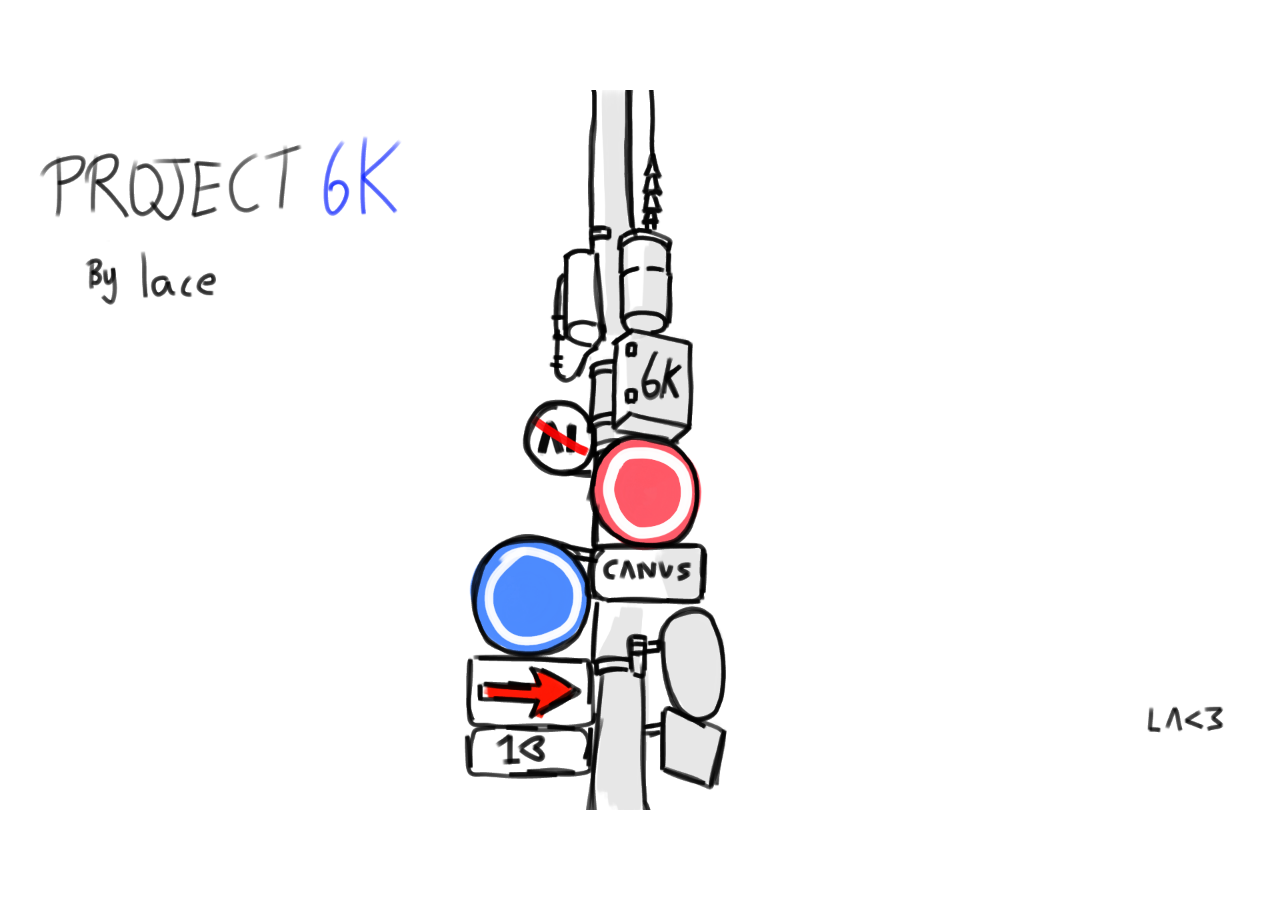
<file: index.html>
<!DOCTYPE html>
<html lang="en">
<head>
    <meta charset="UTF-8">
    <meta name="viewport" content="width=device-width, initial-scale=1.0">
    <title>Project 6K</title>
    <style>
        body, html {
            margin: 0;
            padding: 0;
            width: 100%;
            height: 100%;
            background-color: #ffffff; /* Match the original design's background, or black if preferred. Let's use white. */
            display: flex;
            justify-content: center;
            align-items: center;
            overflow: hidden;
            font-family: 'Inter', sans-serif;
        }
        .image-container {
            position: relative;
            max-width: 100vw;
            max-height: 100vh;
            /* 1920 / 1080 = 1.7778 */
            aspect-ratio: 1920 / 1080;
        }
        .image-container img {
            width: 100%;
            height: 100%;
            object-fit: contain;
            display: block;
        }
        .clickable-area {
            position: absolute;
            cursor: pointer;
            z-index: 10;
            /* Uncomment to debug positions */
            /* border: 1px solid rgba(255,0,0,0.5); */
        }
        
        /* Red coloured sign -> canvas */
        #canvas-link {
            left: 46.3%;
            top: 48.7%;
            width: 7.7%;
            height: 13.7%;
        }
        
        /* Blue coloured sign -> collection */
        #collection-link {
            left: 37.0%;
            top: 61.7%;
            width: 8.5%;
            height: 15.1%;
        }
        
        /* Box with 6k -> about */
        #about-link {
            left: 46.7%;
            top: 32.9%;
            width: 6.9%;
            height: 15.1%;
        }
        
        /* AI 'x' sign */
        #ai-sign {
            left: 40.9%;
            top: 42.5%;
            width: 5.4%;
            height: 9.6%;
        }

        /* Tooltips for all clickable areas */
        .clickable-area .tooltip-text {
            visibility: hidden;
            background-color: #222;
            color: #fff;
            text-align: center;
            padding: 6px 12px;
            border-radius: 6px;
            position: absolute;
            bottom: 110%;
            left: 50%;
            transform: translateX(-50%);
            white-space: nowrap;
            font-size: 14px;
            font-weight: 500;
            opacity: 0;
            transition: opacity 0.2s, visibility 0.2s;
            pointer-events: none;
            box-shadow: 0 4px 6px rgba(0,0,0,0.1);
        }
        /* Small arrow for tooltip */
        .clickable-area .tooltip-text::after {
            content: "";
            position: absolute;
            top: 100%;
            left: 50%;
            margin-left: -5px;
            border-width: 5px;
            border-style: solid;
            border-color: #222 transparent transparent transparent;
        }
        
        .clickable-area:hover .tooltip-text {
            visibility: visible;
            opacity: 1;
        }
        
        /* Hide h1 visually but keep for screen readers */
        .sr-only {
            position: absolute;
            width: 1px;
            height: 1px;
            padding: 0;
            margin: -1px;
            overflow: hidden;
            clip: rect(0, 0, 0, 0);
            white-space: nowrap;
            border-width: 0;
        }

        /* Mobile View - Zoom in on the pole */
        @media (max-width: 768px) {
            .image-container {
                height: 100vh;
                width: calc(100vh * (1920 / 1080));
                max-width: none;
                max-height: none;
                position: absolute;
                left: 50%;
                /* The pole is horizontally around 42%, so we shift the container to center it */
                transform: translateX(-42%);
            }
            .clickable-area .tooltip-text {
                display: none !important; /* No tooltips on mobile */
            }
        }
    </style>
</head>
<body>
    <h1 class="sr-only">Project 6K</h1>
    
    <div class="image-container">
        <!-- Main UI Image -->
        <img src="Untitled104.png" alt="Project 6K Interactive Navigation">
        
        <!-- Canvas Link (Red sign) -->
        <a href="canvas.html" id="canvas-link" class="clickable-area" aria-label="Go to Canvas">
            <span class="tooltip-text">canvas</span>
        </a>
        
        <!-- Collection Link (Blue sign) -->
        <a href="collection.html" id="collection-link" class="clickable-area" aria-label="Go to Collection">
            <span class="tooltip-text">collection</span>
        </a>
        
        <!-- About Link (6K Box) -->
        <!-- Note: about.html might not exist yet based on previous ls, but creating the link per user request -->
        <a href="about.html" id="about-link" class="clickable-area" aria-label="About Project 6K">
            <span class="tooltip-text">about</span>
        </a>
        
        <!-- AI Sign Tooltip -->
        <div id="ai-sign" class="clickable-area" aria-label="No AI Used">
            <span class="tooltip-text">no ai used</span>
        </div>
    </div>
</body>
</html>
</file>
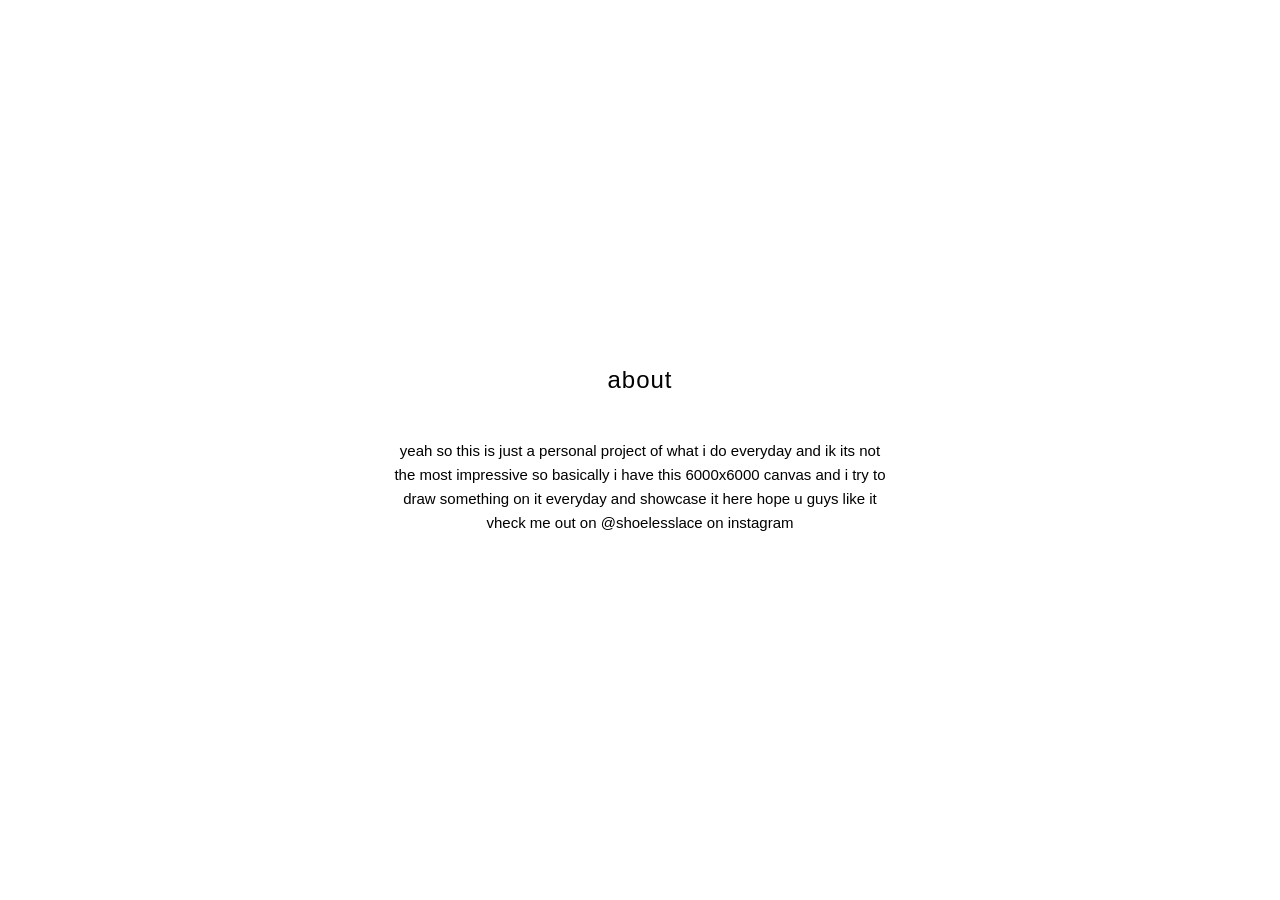
<file: about.html>
<!DOCTYPE html>
<html lang="en">
<head>
    <meta charset="UTF-8">
    <meta name="viewport" content="width=device-width, initial-scale=1.0">
    <title>About - Project 6K</title>
    <style>
        body, html {
            margin: 0;
            padding: 0;
            width: 100%;
            height: 100%;
            background-color: #ffffff;
            display: flex;
            flex-direction: column;
            justify-content: center;
            align-items: center;
            font-family: Arial, Helvetica, sans-serif; /* basic, non-posh minimal font */
            color: #000000;
        }
        h1 {
            font-weight: normal;
            font-size: 24px;
            letter-spacing: 1px;
            text-transform: lowercase;
            margin-bottom: 30px;
        }
        p {
            max-width: 500px;
            text-align: center;
            line-height: 1.6;
            font-size: 15px;
            padding: 0 20px; /* padding for mobile screens */
        }
    </style>
</head>
<body>
    <h1>about</h1>
    <p>yeah so this is just a personal project of what i do everyday and ik its not the most impressive so basically i have this 6000x6000 canvas and i try to draw something on it everyday and showcase it here hope u guys like it vheck me out on @shoelesslace on instagram</p>
</body>
</html>
</file>
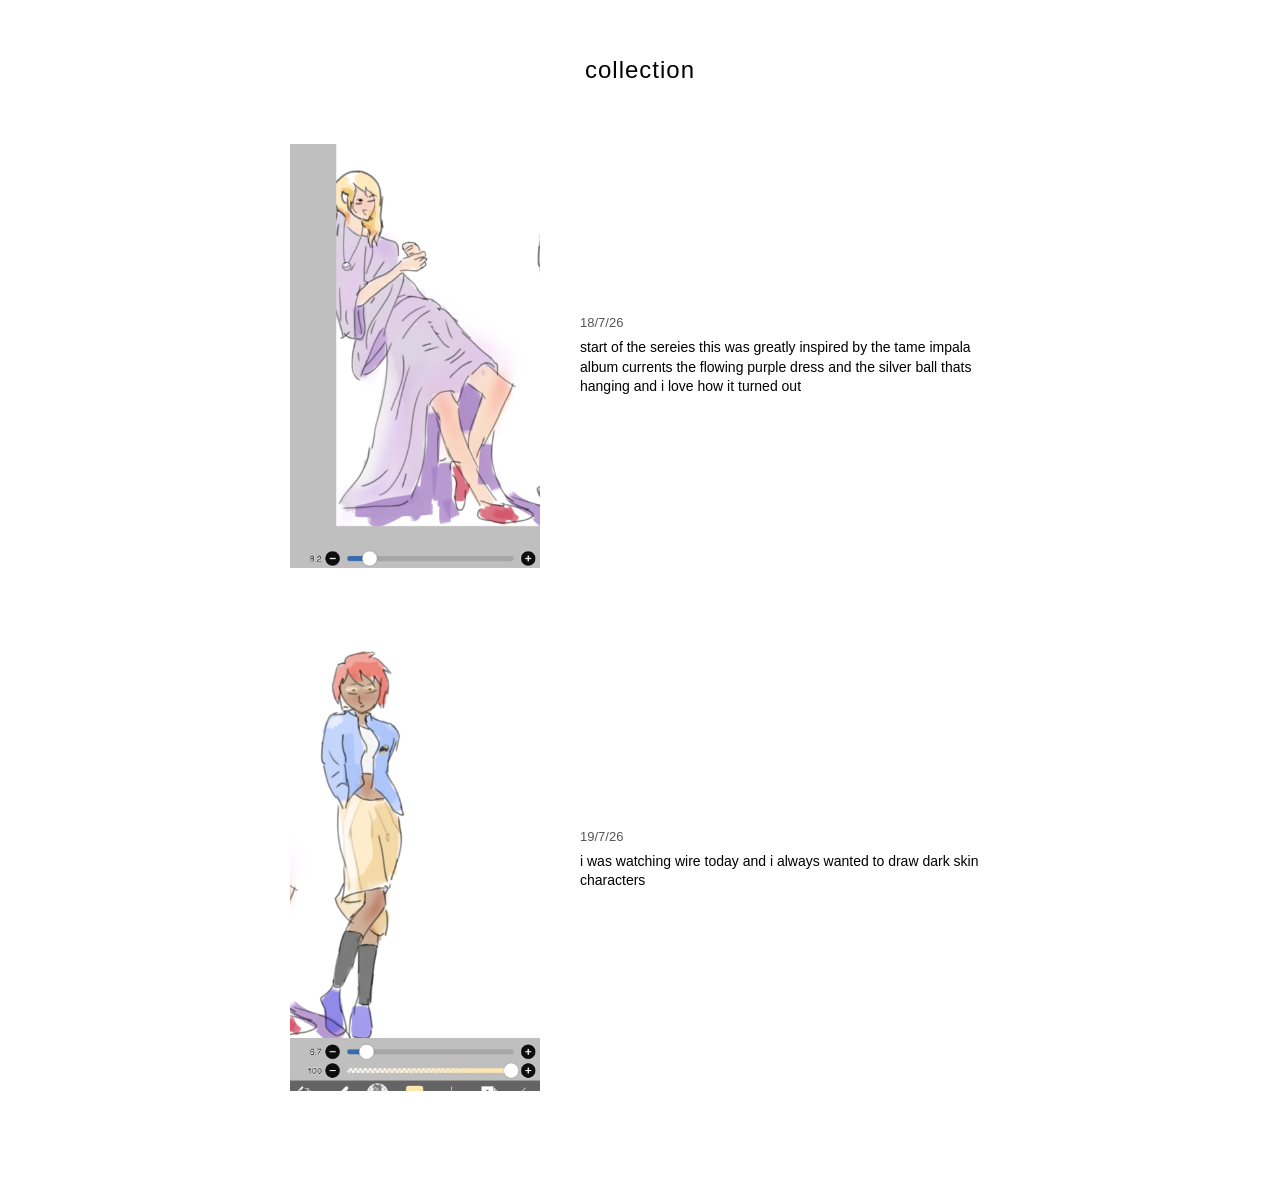
<file: collection.html>
<!DOCTYPE html>
<html lang="en">

<head>
    <meta charset="UTF-8">
    <meta name="viewport" content="width=device-width, initial-scale=1.0">
    <title>Collection - Project 6K</title>
    <style>
        body {
            margin: 0;
            padding: 40px 20px;
            background-color: #ffffff;
            font-family: Arial, Helvetica, sans-serif;
            /* very basic, minimal, non-posh font */
            display: flex;
            flex-direction: column;
            align-items: center;
            color: #000;
        }

        h1 {
            font-weight: normal;
            font-size: 24px;
            letter-spacing: 1px;
            text-transform: lowercase;
            margin-bottom: 60px;
        }

        .item {
            display: flex;
            flex-direction: row;
            align-items: center;
            max-width: 700px;
            width: 100%;
            margin-bottom: 60px;
            gap: 40px;
            /* space between image and text */
        }

        .item img {
            width: 250px;
            /* made small */
            height: auto;
            flex-shrink: 0;
        }

        .text-content {
            display: flex;
            flex-direction: column;
            text-align: left;
        }

        .date {
            font-size: 13px;
            color: #555;
            margin-bottom: 8px;
        }

        .description {
            font-size: 14px;
            line-height: 1.4;
        }

        /* Mobile layout */
        @media (max-width: 600px) {
            .item {
                flex-direction: column;
                align-items: flex-start;
                gap: 20px;
            }

            .item img {
                width: 100%;
                max-width: 300px;
            }
        }
    </style>
</head>

<body>
    <h1>collection</h1>

    <div class="item">
        <img src="1.png" alt="Collection Item 1">
        <div class="text-content">
            <div class="date">18/7/26</div>
            <div class="description">start of the sereies this was greatly inspired by the tame impala album currents
                the flowing purple dress and the silver ball thats hanging and i love how it turned out</div>
        </div>
    </div>

    <div class="item">
        <img src="2.png" alt="Collection Item 2">
        <div class="text-content">
            <div class="date">19/7/26</div>
            <div class="description">i was watching wire today and i always wanted to draw dark skin characters</div>
        </div>
    </div>
</body>

</html>
</file>
